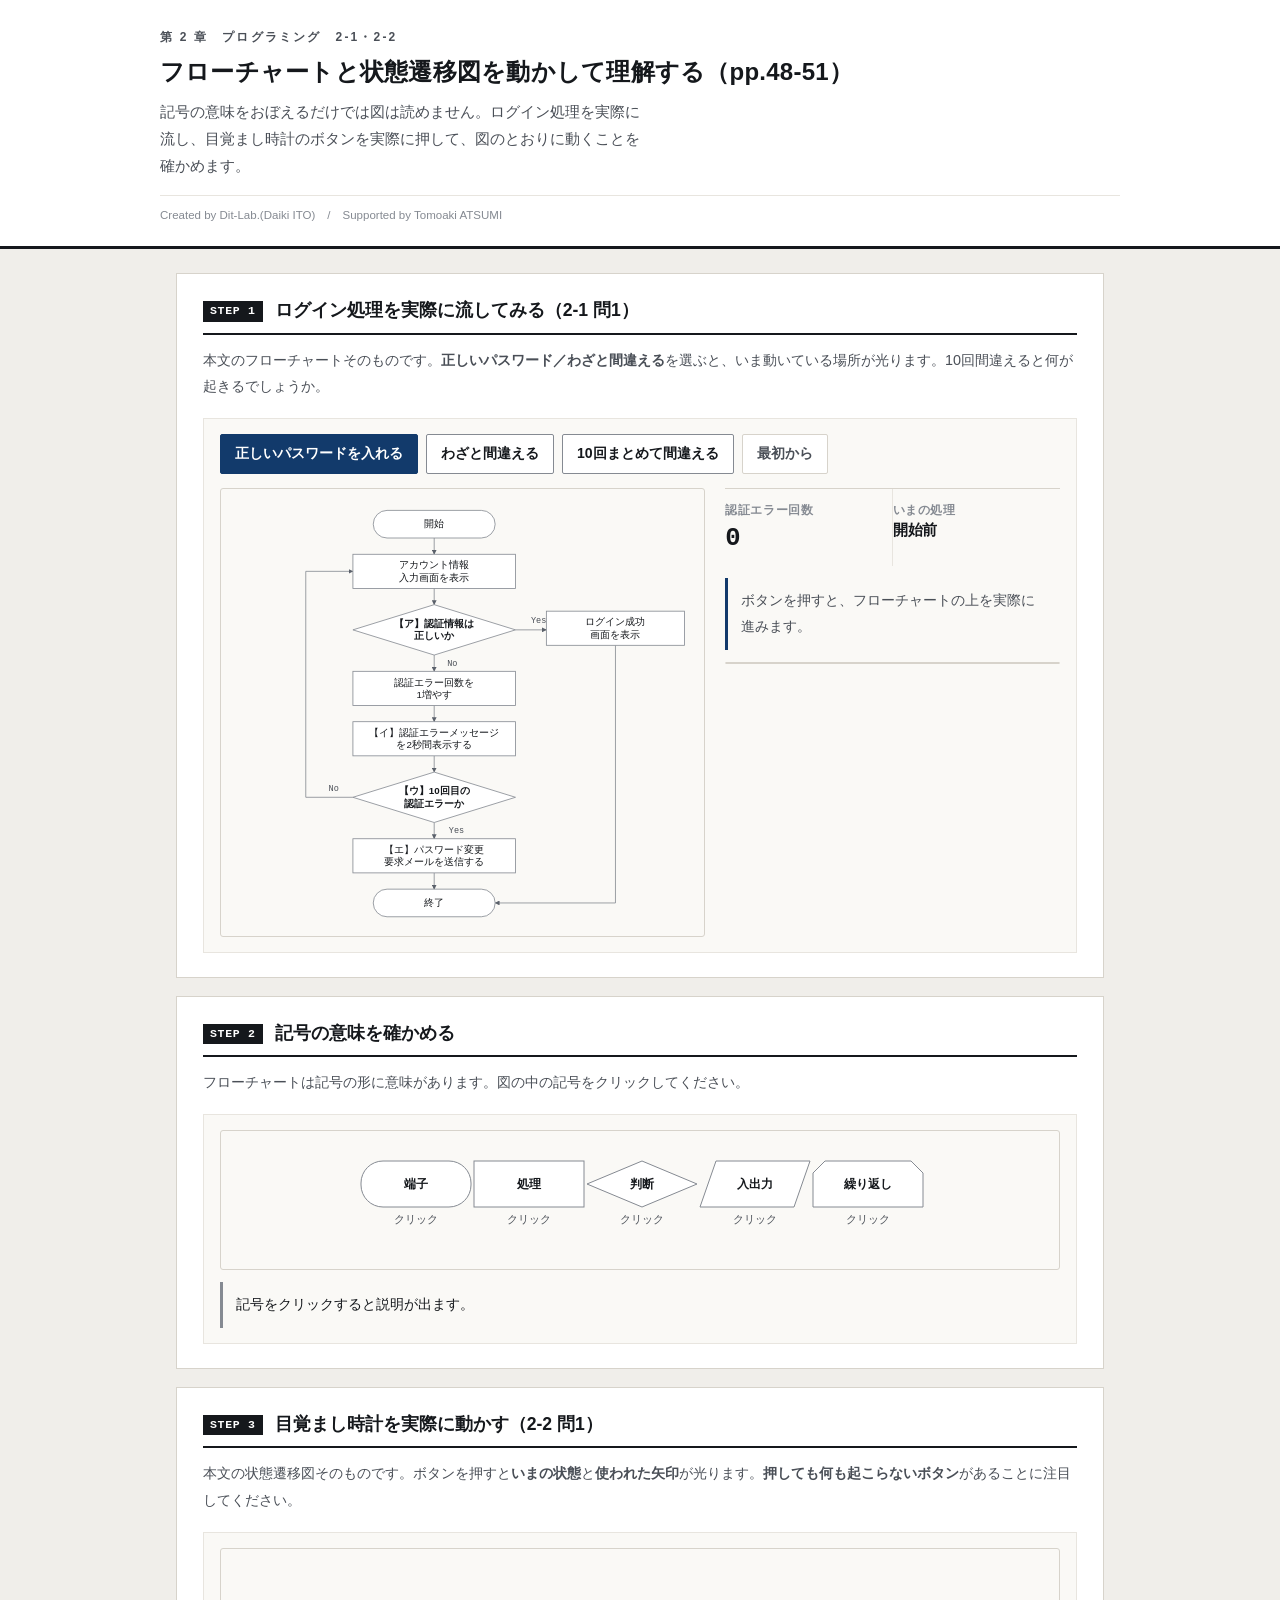
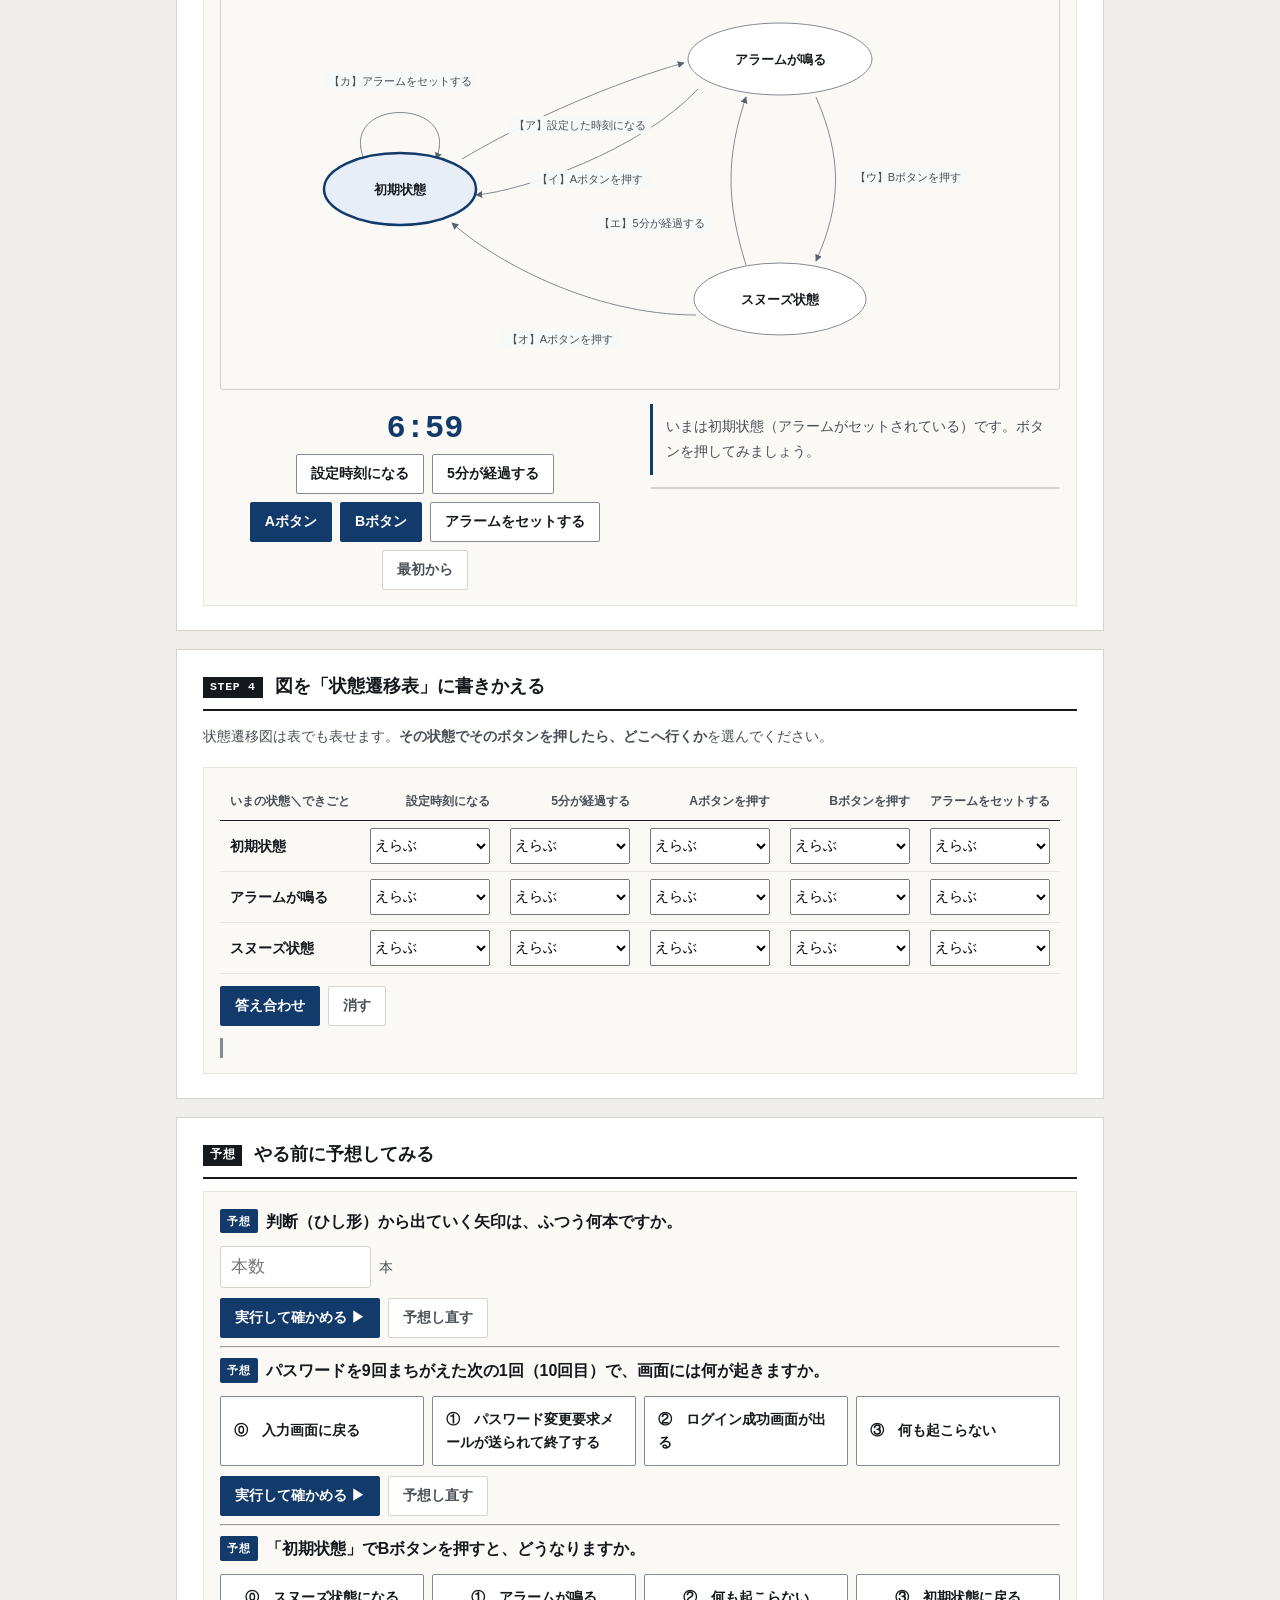
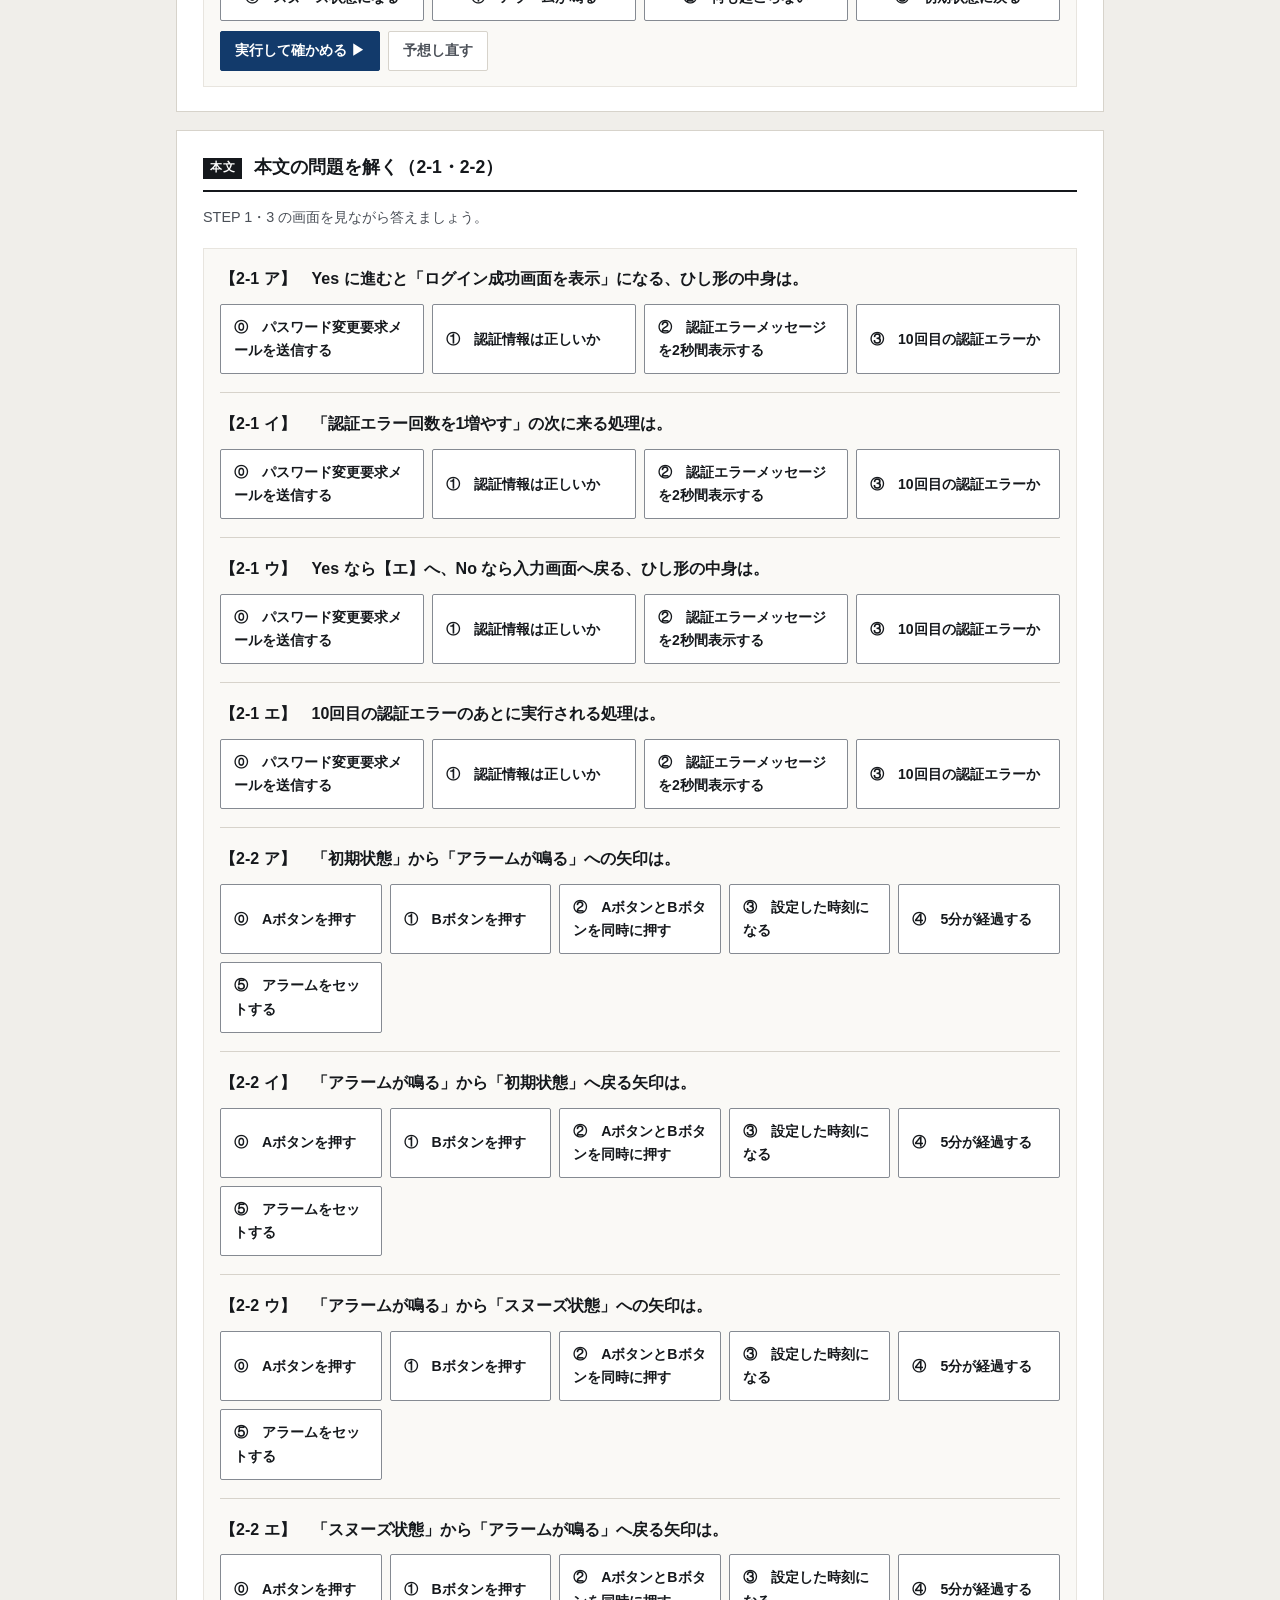
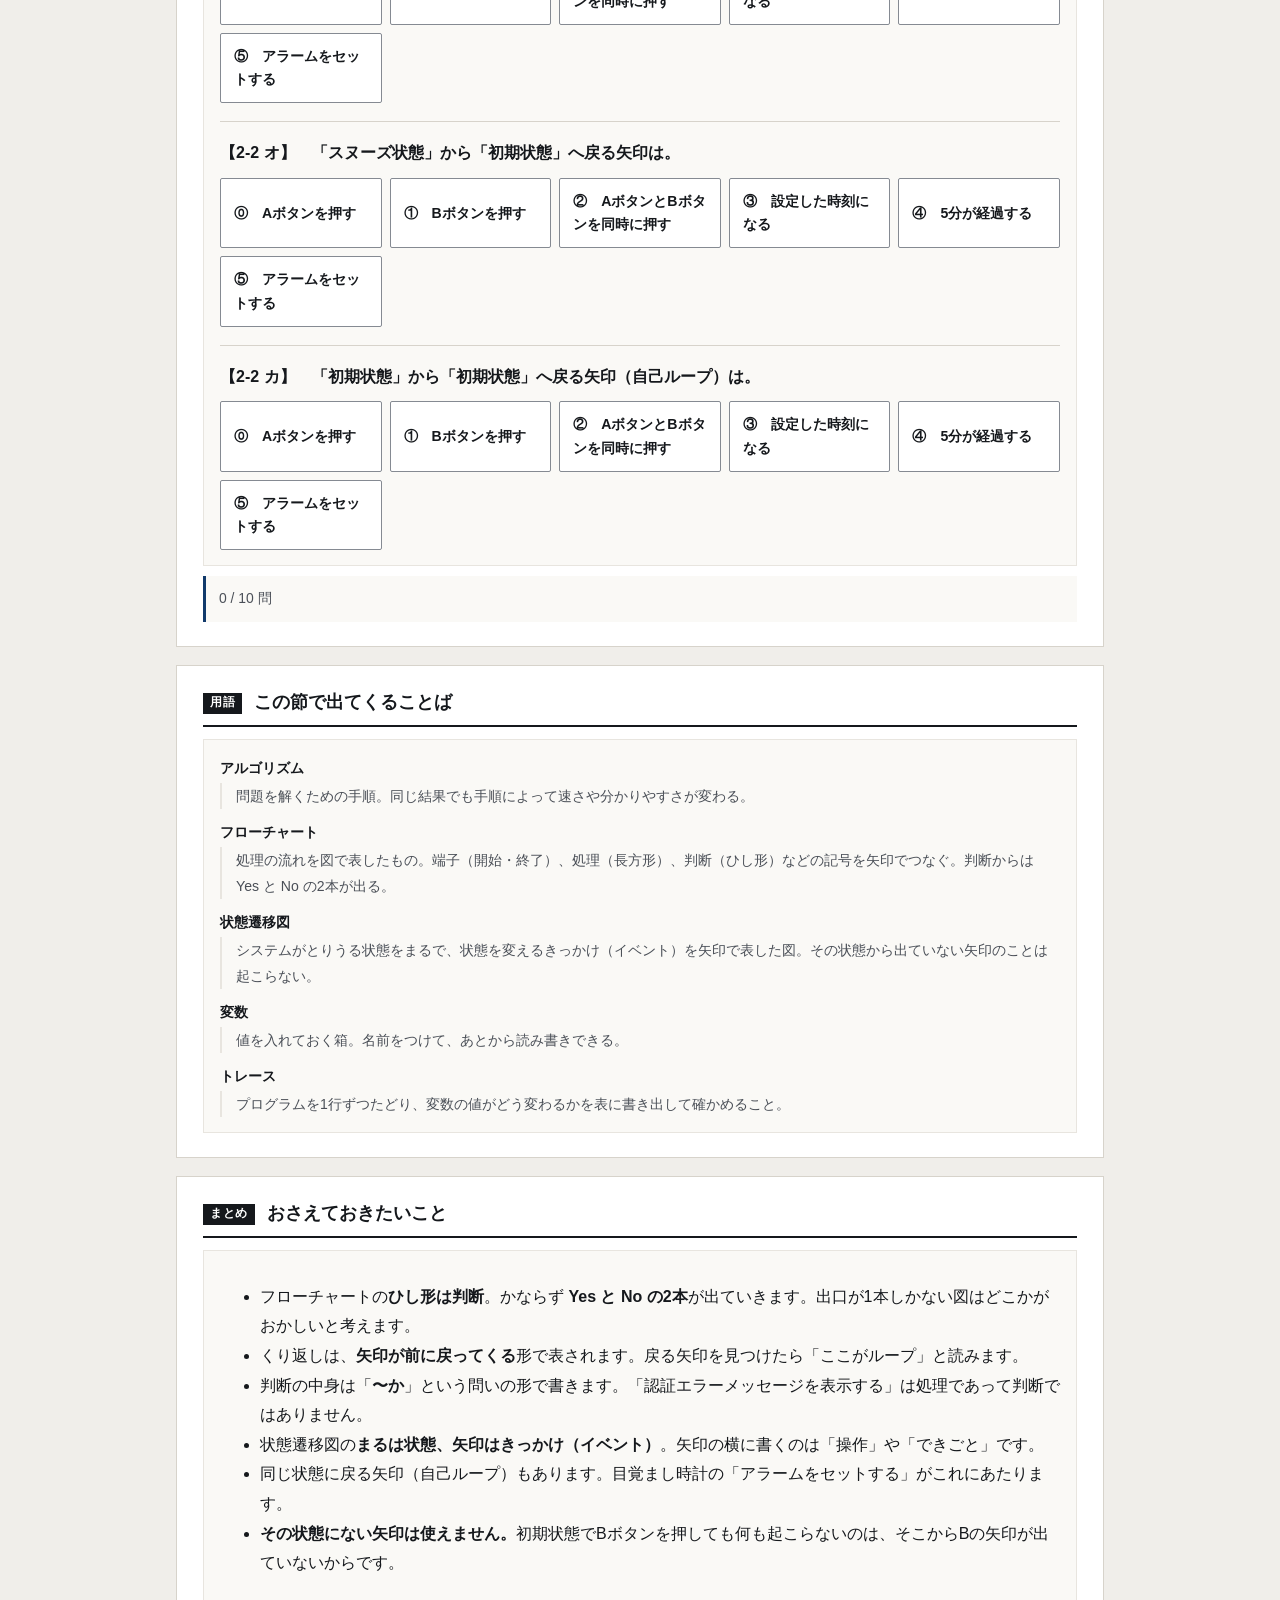
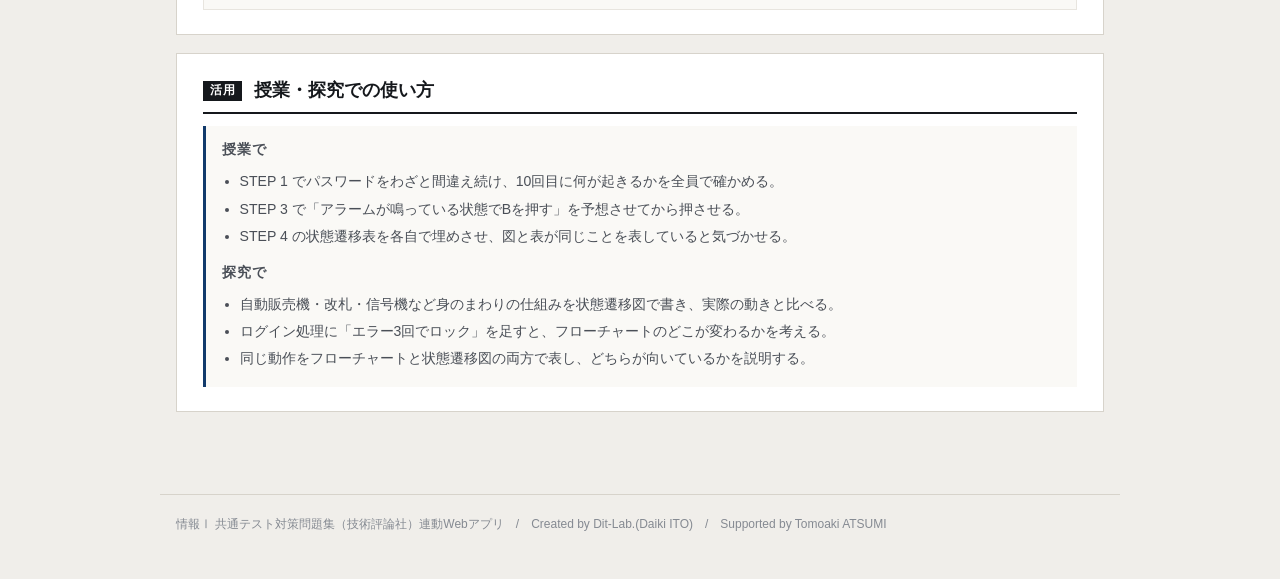
<file: index.html>
<!DOCTYPE html>
<html lang="ja">
<head>
<meta charset="UTF-8">
<meta name="viewport" content="width=device-width, initial-scale=1.0">
<title>フローチャートと状態遷移図を動かして理解する｜情報Ⅰ共通テスト対策問題集</title>
<meta name="description" content="記号の意味をおぼえるだけでは図は読めません。ログイン処理を実際に流し、目覚まし時計のボタンを実際に押して、図のとおりに動くことを確かめます。">
<link rel="icon" href="data:image/svg+xml,%3Csvg xmlns=%22http://www.w3.org/2000/svg%22 viewBox=%220 0 32 32%22%3E%3Crect width=%2232%22 height=%2232%22 fill=%22%2315181c%22/%3E%3Ctext x=%2216%22 y=%2222%22 font-size=%2218%22 font-family=%22monospace%22 fill=%22%23fff%22 text-anchor=%22middle%22%3E01%3C/text%3E%3C/svg%3E">
<link rel="stylesheet" href="css/style.css?v=88681cd4">
<link rel="stylesheet" href="css/app.css?v=269c6e0c">
</head>
<body>

<header class="app-header">
  <div class="inner">
    <span class="eyebrow">第 2 章　プログラミング　2-1・2-2</span>
    <h1>フローチャートと状態遷移図を動かして理解する（pp.48-51）</h1>
    <p class="lead">記号の意味をおぼえるだけでは図は読めません。ログイン処理を実際に流し、目覚まし時計のボタンを実際に押して、図のとおりに動くことを確かめます。</p>
    <p class="credit">Created by Dit-Lab.(Daiki ITO)　/　Supported by Tomoaki ATSUMI</p>
  </div>
</header>

<main class="wrap">
  <section class="step" id="step1">
    <h2><span class="no">STEP 1</span>ログイン処理を実際に流してみる（2-1 問1）</h2>
    <p class="desc">本文のフローチャートそのものです。<strong>正しいパスワード／わざと間違える</strong>を選ぶと、いま動いている場所が光ります。10回間違えると何が起きるでしょうか。</p>
    <div class="panel">
      <div class="btn-row" style="flex-wrap:wrap">
        <button class="btn primary" data-fc="ok">正しいパスワードを入れる</button>
        <button class="btn" data-fc="ng">わざと間違える</button>
        <button class="btn" data-fc="ng10">10回まとめて間違える</button>
        <button class="btn ghost" data-fc="reset">最初から</button>
      </div>
      <div class="grid c21" style="margin-top:14px">
        <div class="svgwrap"><div id="fcSvg"></div></div>
        <div>
          <div class="metrics">
            <div class="metric"><div class="k">認証エラー回数</div><div class="v" id="fcCnt">0</div></div>
            <div class="metric"><div class="k">いまの処理</div><div class="v" id="fcNow" style="font-size:.95rem">開始前</div></div>
          </div>
          <div class="note" id="fcNote" style="margin-top:12px"></div>
          <div class="evlog" id="fcLog" style="margin-top:12px"></div>
        </div>
      </div>
    </div>
  </section>

  <section class="step" id="step2">
    <h2><span class="no">STEP 2</span>記号の意味を確かめる</h2>
    <p class="desc">フローチャートは記号の形に意味があります。図の中の記号をクリックしてください。</p>
    <div class="panel">
      <div class="svgwrap"><div id="symSvg"></div></div>
      <div class="note" id="symNote" style="margin-top:12px">記号をクリックすると説明が出ます。</div>
    </div>
  </section>

  <section class="step" id="step3">
    <h2><span class="no">STEP 3</span>目覚まし時計を実際に動かす（2-2 問1）</h2>
    <p class="desc">本文の状態遷移図そのものです。ボタンを押すと<strong>いまの状態</strong>と<strong>使われた矢印</strong>が光ります。<strong>押しても何も起こらないボタン</strong>があることに注目してください。</p>
    <div class="panel">
      <div class="svgwrap"><div id="stSvg"></div></div>
      <div class="grid c2" style="margin-top:14px">
        <div>
          <div class="clockbox" id="stClock">6:59</div>
          <div class="btn-row" style="flex-wrap:wrap;justify-content:center">
            <button class="btn" data-ev="time">設定時刻になる</button>
            <button class="btn" data-ev="min5">5分が経過する</button>
          </div>
          <div class="btn-row" style="flex-wrap:wrap;justify-content:center;margin-top:8px">
            <button class="btn primary" data-ev="A">Aボタン</button>
            <button class="btn primary" data-ev="B">Bボタン</button>
            <button class="btn" data-ev="set">アラームをセットする</button>
          </div>
          <div class="btn-row" style="justify-content:center;margin-top:8px">
            <button class="btn ghost" data-ev="reset">最初から</button>
          </div>
        </div>
        <div>
          <div class="note" id="stNote"></div>
          <div class="evlog" id="stLog" style="margin-top:12px"></div>
        </div>
      </div>
    </div>
  </section>

  <section class="step" id="step4">
    <h2><span class="no">STEP 4</span>図を「状態遷移表」に書きかえる</h2>
    <p class="desc">状態遷移図は表でも表せます。<strong>その状態でそのボタンを押したら、どこへ行くか</strong>を選んでください。</p>
    <div class="panel">
      <div class="tbl-scroll"><table class="tbl strans" id="trTable"></table></div>
      <div class="btn-row" style="margin-top:12px">
        <button class="btn primary" id="trCheck">答え合わせ</button>
        <button class="btn ghost" id="trClear">消す</button>
      </div>
      <div class="note" id="trNote" style="margin-top:12px"></div>
    </div>
  </section>

  <section class="step" id="stepGuess">
    <h2><span class="no">予想</span>やる前に予想してみる</h2>
    <div class="panel">
      <div id="pd1"></div>
      <hr class="sep">
      <div id="pd2"></div>
      <hr class="sep">
      <div id="pd3"></div>
    </div>
  </section>

  <section class="step" id="stepBook">
    <h2><span class="no">本文</span>本文の問題を解く（2-1・2-2）</h2>
    <p class="desc">STEP 1・3 の画面を見ながら答えましょう。</p>
    <div class="panel" id="bookBox"></div>
    <div class="note" id="bookNote" style="margin-top:10px"></div>
  </section>

  <section class="step" id="glossary">
    <h2><span class="no">用語</span>この節で出てくることば</h2>
    <div class="panel"><div id="glossBox"></div></div>
  </section>

  <section class="step" id="wrap">
    <h2><span class="no">まとめ</span>おさえておきたいこと</h2>
    <div class="panel">
      <ul class="bullets">
        <li>フローチャートの<strong>ひし形は判断</strong>。かならず <strong>Yes と No の2本</strong>が出ていきます。出口が1本しかない図はどこかがおかしいと考えます。</li>
        <li>くり返しは、<strong>矢印が前に戻ってくる</strong>形で表されます。戻る矢印を見つけたら「ここがループ」と読みます。</li>
        <li>判断の中身は「<strong>〜か</strong>」という問いの形で書きます。「認証エラーメッセージを表示する」は処理であって判断ではありません。</li>
        <li>状態遷移図の<strong>まるは状態、矢印はきっかけ（イベント）</strong>。矢印の横に書くのは「操作」や「できごと」です。</li>
        <li>同じ状態に戻る矢印（自己ループ）もあります。目覚まし時計の「アラームをセットする」がこれにあたります。</li>
        <li><strong>その状態にない矢印は使えません。</strong>初期状態でBボタンを押しても何も起こらないのは、そこからBの矢印が出ていないからです。</li>
      </ul>
    </div>
  </section>

  <section class="step">
    <h2><span class="no">活用</span>授業・探究での使い方</h2>
    <div class="use-note">
      <h3>授業で</h3>
      <ul>
        <li>STEP 1 でパスワードをわざと間違え続け、10回目に何が起きるかを全員で確かめる。</li>
        <li>STEP 3 で「アラームが鳴っている状態でBを押す」を予想させてから押させる。</li>
        <li>STEP 4 の状態遷移表を各自で埋めさせ、図と表が同じことを表していると気づかせる。</li>
      </ul>
      <h3 style="margin-top:12px">探究で</h3>
      <ul>
        <li>自動販売機・改札・信号機など身のまわりの仕組みを状態遷移図で書き、実際の動きと比べる。</li>
        <li>ログイン処理に「エラー3回でロック」を足すと、フローチャートのどこが変わるかを考える。</li>
        <li>同じ動作をフローチャートと状態遷移図の両方で表し、どちらが向いているかを説明する。</li>
      </ul>
    </div>
  </section>

</main>

<footer class="app-footer">
  情報Ⅰ 共通テスト対策問題集（技術評論社）連動Webアプリ　/　Created by Dit-Lab.(Daiki ITO)　/　Supported by Tomoaki ATSUMI
</footer>

<script src="js/terms.js?v=8bb83ddb"></script>
<script src="js/quiz.js?v=13402362"></script>
<script src="js/predict.js?v=1b9c8bf0"></script>
<script src="js/app.js?v=bdd1c2e1"></script>
</body>
</html>
</file>
<file: css/style.css>
/* =========================================================
   情報Ⅰ 共通テスト対策問題集 — Web アプリ共通スタイル
   紙面（参考書）に寄せた設計。装飾色は使わず、色は意味を持つときだけ。
   ========================================================= */

:root{
  --paper:#ffffff;
  --paper-2:#faf9f6;      /* うすい紙 */
  --bg:#f0eeea;           /* 台紙 */
  --ink:#15181c;
  --ink-2:#4a4f57;
  --ink-3:#858a92;
  --rule:#d7d3cb;
  /* 旧名のまま書かれているアプリ用の別名（未定義だと枠線や文字色が消えるため） */
  --line: var(--rule);
  --muted: var(--ink-2);
  --sans: var(--font);         /* 罫線 */
  --rule-2:#e8e5df;
  --accent:#123a6b;       /* 濃紺。主要操作と現在地だけに使う */
  --accent-w:#e9eef6;
  --zero:#c0392b;         /* 左＝0 */
  --one:#1d4ed8;          /* 右＝1 */
  --ok:#1f7a3d;   --ok-bg:#eef6f0;
  --ng:#b3261e;   --ng-bg:#fbefee;
  --warn:#8a5a00; --warn-bg:#fbf5e8;
  --font:"Hiragino Kaku Gothic ProN","Hiragino Sans","Yu Gothic Medium","Yu Gothic",
         "Noto Sans JP",Meiryo,-apple-system,BlinkMacSystemFont,sans-serif;
  --mono:"SFMono-Regular",Menlo,Consolas,"Courier New",monospace;
}

*{box-sizing:border-box}
[hidden]{display:none !important}
html{-webkit-text-size-adjust:100%}
body{
  margin:0; background:var(--bg); color:var(--ink);
  font-family:var(--font); font-size:16px; line-height:1.85;
  font-feature-settings:"palt" 1;
}
h1,h2,h3,h4{line-height:1.45; margin:0; font-weight:700}
p{margin:0 0 .75em} p:last-child{margin-bottom:0}
a{color:var(--accent)}

/* ---------- 標題 ---------- */
.app-header{background:var(--paper); border-bottom:3px solid var(--ink); padding:26px 20px 20px}
.app-header .inner{max-width:960px; margin:0 auto}
.app-header .eyebrow{
  font-size:.75rem; font-weight:700; color:var(--ink-2); letter-spacing:.18em;
  display:block; margin-bottom:7px;
}
.app-header h1{font-size:1.5rem; letter-spacing:.01em}
.app-header .lead{font-size:.92rem; color:var(--ink-2); margin-top:9px; max-width:60ch}
.app-header .credit{
  font-size:.72rem; color:var(--ink-3); margin-top:14px;
  padding-top:9px; border-top:1px solid var(--rule-2);
}

/* ---------- 版面 ---------- */
.wrap{max-width:960px; margin:0 auto; padding:24px 16px 64px}
.step{background:var(--paper); border:1px solid var(--rule); padding:24px 26px; margin-bottom:18px}
.step > h2{
  display:flex; align-items:baseline; gap:12px; font-size:1.1rem;
  padding-bottom:9px; border-bottom:2px solid var(--ink); margin-bottom:12px;
}
.step > h2 .no{
  flex:none; font-family:var(--mono); font-size:.72rem; font-weight:700;
  background:var(--ink); color:var(--paper); padding:2px 7px; letter-spacing:.06em;
  position:relative; top:-2px;
}
.step > .desc{color:var(--ink-2); font-size:.9rem; margin-bottom:18px}
.step[hidden]{display:none}

.grid{display:grid; gap:20px}
.grid > *{min-width:0}          /* 子の中身で列が広がるのを防ぐ */
@media(min-width:800px){ .grid.c2{grid-template-columns:1fr 1fr} }
@media(min-width:800px){ .grid.c21{grid-template-columns:1.45fr 1fr} }

.panel{border:1px solid var(--rule-2); background:var(--paper-2); padding:15px 16px; min-width:0}
.panel > h3{
  font-size:.8rem; font-weight:700; color:var(--ink-2); letter-spacing:.08em;
  margin-bottom:12px; padding-bottom:6px; border-bottom:1px solid var(--rule);
}

/* ---------- 部品 ---------- */
.btn{
  appearance:none; border:1px solid var(--ink-3); background:var(--paper); color:var(--ink);
  font-family:inherit; font-size:.88rem; font-weight:700; padding:8px 14px;
  border-radius:2px; cursor:pointer; min-height:40px; line-height:1.4;
  transition:background .12s, border-color .12s, color .12s;
}
.btn:hover:not(:disabled){background:var(--accent-w); border-color:var(--accent); color:var(--accent)}
.btn:disabled{opacity:.35; cursor:not-allowed}
.btn.primary{background:var(--accent); color:var(--paper); border-color:var(--accent)}
.btn.primary:hover:not(:disabled){background:#0d2c53; color:var(--paper)}
.btn.ghost{border-color:var(--rule); color:var(--ink-2)}
.btn.sm{font-size:.8rem; padding:5px 10px; min-height:34px}
.btn-row{display:flex; flex-wrap:wrap; gap:8px; align-items:center}

/* タブ（見出し下線式） */
.seg{display:flex; gap:0; border-bottom:1px solid var(--rule)}
.seg button{
  appearance:none; border:0; background:transparent; font-family:inherit; font-size:.88rem;
  font-weight:700; color:var(--ink-3); padding:9px 4px; margin-right:26px; cursor:pointer;
  border-bottom:3px solid transparent; margin-bottom:-1px; min-height:40px;
}
.seg button:hover{color:var(--ink-2)}
.seg button[aria-pressed="true"]{color:var(--ink); border-bottom-color:var(--accent)}

label.fld{display:block; font-size:.78rem; font-weight:700; color:var(--ink-2); margin-bottom:5px; letter-spacing:.04em}
input[type=text], textarea, input[type=number]{
  width:100%; font-family:inherit; font-size:1rem; color:var(--ink);
  border:1px solid var(--ink-3); border-radius:2px; padding:9px 11px;
  background:var(--paper); min-height:42px;
}
input:focus, textarea:focus{outline:2px solid var(--accent); outline-offset:-1px; border-color:var(--accent)}
.btn:focus-visible, .seg button:focus-visible, .node-card:focus-visible{outline:2px solid var(--accent); outline-offset:2px}
textarea{resize:vertical; line-height:1.7}
.mono{font-family:var(--mono)}

table.tbl{width:100%; border-collapse:collapse; font-size:.89rem}
table.tbl th, table.tbl td{border-bottom:1px solid var(--rule-2); padding:7px 10px; text-align:right}
table.tbl th:first-child, table.tbl td:first-child{text-align:left}
table.tbl thead th{border-bottom:1.5px solid var(--ink); font-size:.76rem; color:var(--ink-2); font-weight:700; white-space:nowrap}
.tbl-scroll{overflow-x:auto; -webkit-overflow-scrolling:touch; max-width:100%}

.note{padding:10px 13px; font-size:.87rem; border-left:3px solid var(--ink-3); background:var(--paper-2); overflow-wrap:break-word; word-break:break-word}
.note.ok{background:var(--ok-bg); border-left-color:var(--ok); color:#123f22}
.note.ng{background:var(--ng-bg); border-left-color:var(--ng); color:#6d1a15}
.note.info{background:var(--paper-2); border-left-color:var(--accent); color:var(--ink-2)}
.note.warn{background:var(--warn-bg); border-left-color:var(--warn); color:#5c3d00}
.note[hidden]{display:none}

.badge{
  display:inline-block; font-size:.72rem; font-weight:700; padding:1px 7px;
  border:1px solid var(--rule); color:var(--ink-2); background:var(--paper); letter-spacing:.04em;
}

/* 数値は罫線で仕切るだけ。カードにしない */
.metrics{display:flex; flex-wrap:wrap; gap:0; border-top:1px solid var(--rule)}
.metric{flex:1 1 130px; padding:11px 14px 11px 0; border-right:1px solid var(--rule-2)}
.metric:last-child{border-right:0}
.metric .k{font-size:.74rem; color:var(--ink-3); font-weight:700; letter-spacing:.05em}
.metric .v{font-size:1.6rem; font-weight:700; line-height:1.3; font-family:var(--mono); letter-spacing:-.01em}
.metric .s{font-size:.76rem; color:var(--ink-2)}

.bit0{color:var(--zero); font-weight:700}
.bit1{color:var(--one); font-weight:700}

.app-footer{
  max-width:960px; margin:0 auto; padding:18px 16px 44px; color:var(--ink-3);
  font-size:.75rem; border-top:1px solid var(--rule);
}
.sr-only{position:absolute;width:1px;height:1px;overflow:hidden;clip:rect(0 0 0 0);white-space:nowrap}

@media(max-width:640px){
  body{font-size:15px}
  .app-header{padding:20px 16px 16px}
  .app-header h1{font-size:1.16rem}
  .wrap{padding:16px 12px 52px}
  .step{padding:18px 15px}
  .seg button{margin-right:18px; font-size:.84rem}
  .metric{flex-basis:50%; border-right:0}
}
@media (prefers-reduced-motion:reduce){ *{animation:none!important; transition:none!important} }

/* ---------- 自分のデータ・共有・印刷 ---------- */
.toolbar{display:flex; flex-wrap:wrap; gap:8px; align-items:center; margin-top:12px;
  padding-top:12px; border-top:1px solid var(--rule-2)}
.toolbar .hint{font-size:.78rem; color:var(--ink-3)}
.paste-area{width:100%; min-height:110px; font-family:var(--mono); font-size:.86rem}
.use-note{background:var(--paper-2); border-left:3px solid var(--accent); padding:14px 16px; font-size:.88rem}
.use-note h3{font-size:.86rem; letter-spacing:.06em; margin-bottom:8px; color:var(--ink-2)}
.use-note ol, .use-note ul{margin:0; padding-left:1.25em; line-height:1.95; color:var(--ink-2)}

@media print{
  body{background:#fff}
  .app-header{border-bottom:2px solid #000}
  .step{border:1px solid #bbb; break-inside:avoid; page-break-inside:avoid; margin-bottom:12px}
  .btn, .seg, .toolbar, input[type=range]{display:none !important}
  .note{border-left-width:2px}
  a[href]:after{content:""}
}

/* ---------- 入力グリッド ---------- */
.dg-scroll{overflow:auto; -webkit-overflow-scrolling:touch; border:1px solid var(--rule); background:var(--paper); max-height:420px}
table.dg{border-collapse:collapse; font-family:var(--mono); font-size:.9rem; min-width:100%}
table.dg th, table.dg td{border:1px solid var(--rule-2); padding:0}
table.dg thead th{background:var(--paper-2); position:sticky; top:0; z-index:2}
table.dg .dg-n{background:var(--paper-2); color:var(--ink-3); font-size:.76rem; font-weight:400;
  text-align:center; min-width:34px; padding:0 4px; position:sticky; left:0; z-index:1}
table.dg .dg-corner{background:var(--paper-2); min-width:34px; position:sticky; left:0; z-index:3}
table.dg .dg-act{background:var(--paper-2); width:34px}
.dg-h, .dg-c{width:100%; min-width:96px; border:0; background:transparent; font-family:inherit;
  font-size:.9rem; padding:8px 9px; color:var(--ink); min-height:38px}
.dg-h{font-weight:700; font-family:var(--font); font-size:.82rem; color:var(--ink-2)}
.dg-c.num{text-align:right}
.dg-c:focus, .dg-h:focus{outline:2px solid var(--accent); outline-offset:-2px; background:var(--accent-w)}
.dg-del{border:0; background:transparent; color:var(--ink-3); cursor:pointer; width:32px; height:34px; font-size:1rem}
.dg-del:hover{color:var(--ng)}
.dg-tools{display:flex; flex-wrap:wrap; gap:8px; align-items:center; margin-top:10px}
.dg-hint{font-size:.76rem; color:var(--ink-3)}

/* ---------- ファイル読み込み ---------- */
.filebox{display:flex; flex-wrap:wrap; gap:10px; align-items:center; padding:12px;
  border:1px dashed var(--rule); background:var(--paper-2)}
.filebox input[type=file]{font-size:.85rem; font-family:inherit; max-width:100%}
.filebox .sel{max-width:220px}
.filelabel{display:inline-flex; align-items:center; gap:6px; font-size:.85rem; font-weight:700;
  border:1px solid var(--ink-3); background:var(--paper); padding:8px 14px; border-radius:2px; cursor:pointer; min-height:40px}
.filelabel:hover{border-color:var(--accent); color:var(--accent); background:var(--accent-w)}
.filelabel input{display:none}

/* ---------- 用語解説 ---------- */
.term{position:relative; border-bottom:1.5px dotted var(--accent); cursor:help; color:var(--accent); font-weight:700}
.term .term-pop{display:none; position:absolute; left:0; top:1.7em; z-index:50; width:min(300px,78vw);
  background:var(--paper); border:1px solid var(--ink-3); box-shadow:0 6px 20px rgba(0,0,0,.14);
  padding:10px 12px; font-size:.82rem; font-weight:400; color:var(--ink-2); line-height:1.75;
  border-left:3px solid var(--accent); cursor:auto; text-align:left}
.term .term-pop b{display:block; color:var(--ink); font-size:.86rem; margin-bottom:3px}
.term.open .term-pop{display:block}
dl.gloss{margin:0; font-size:.88rem}
dl.gloss dt{font-weight:700; color:var(--ink); margin-top:10px}
dl.gloss dt:first-child{margin-top:0}
dl.gloss dd{margin:2px 0 0; color:var(--ink-2); line-height:1.85; padding-left:1em; border-left:2px solid var(--rule-2)}
@media print{ .term{border-bottom:0; color:inherit} .term .term-pop{display:none !important} }

/* ---------- スマホ・タブレット ---------- */
@media (max-width:1024px){
  /* iOS で入力時に画面が勝手に拡大するのを防ぐ（16px 未満だとズームする） */
  input[type=text], input[type=number], textarea, select, .dg-c, .dg-h{ font-size:16px }
  .dg-c, .dg-h{ min-width:110px }
}
@media (max-width:820px){
  .grid.c2,.grid.c21{grid-template-columns:1fr}
  .dg-scroll{max-height:340px}
  .filebox{flex-direction:column; align-items:stretch}
  .filebox .sel{max-width:100%}
  .term .term-pop{left:auto; right:0; width:min(280px,86vw)}
}
@media (max-width:480px){
  .step > h2{font-size:1rem; flex-wrap:wrap}
  .metrics{gap:0}
  .metric{flex-basis:50%; padding-right:10px}
  .metric .v{font-size:1.3rem}
  .btn{padding:8px 12px}
  .dg-tools{gap:6px}
  .dg-hint{width:100%}
}
/* タッチ操作でのスクロールを滑らかに */
.tbl-scroll, .dg-scroll, .tree-box{ -webkit-overflow-scrolling:touch; overscroll-behavior-x:contain }

/* 幅指定つきの入力欄がスマートフォンではみ出さないようにする */
input[type=text], input[type=number], input[type=search], textarea, select{ max-width:100% }
.btn-row > label{ min-width:0; max-width:100% }
.btn-row > label input, .btn-row > label select{ max-width:100% }

/* 共通：○×判定・並べかえ（quiz.js 用） */
.abcde{border:1px solid var(--rule); border-radius:3px; overflow:hidden}
.abcde > div{border-top:1px solid var(--rule); padding:10px 12px}
.abcde > div:first-child{border-top:0}
.abcde .st{display:flex; gap:10px; align-items:flex-start; flex-wrap:wrap}
.abcde .st .k{font-weight:700; font-family:var(--mono); min-width:1.4em}
.abcde .st .t{flex:1; min-width:12em}
.abcde .jb{display:flex; gap:6px}
.abcde .jb .btn{min-width:3.4em; padding:6px 10px; text-align:center}
.prep{display:grid; grid-template-columns:repeat(auto-fit,minmax(150px,1fr)); gap:10px; margin-top:10px}
.prep .slot{border:1px dashed var(--ink-3); border-radius:3px; padding:10px; min-height:92px; background:var(--paper)}
.prep .slot.filled{border-style:solid}
.prep .slot .tag{font:700 .74rem/1.4 var(--mono); color:var(--accent); display:block; margin-bottom:6px}
.prep .slot .txt{font-size:.86rem; line-height:1.7}
.cards{display:flex; flex-wrap:wrap; gap:8px; margin-top:10px}
.cards .c{border:1px solid var(--ink-3); border-radius:3px; padding:9px 12px; background:var(--paper);
  cursor:pointer; font-size:.88rem; max-width:100%; text-align:left; font-family:inherit; color:var(--ink)}
.cards .c:hover{background:var(--warn-bg)}
.cards .c.used{opacity:.35; pointer-events:none}

/* --- 予想してから実行 --- */
.pmark{display:inline-block; background:var(--accent); color:#fff; font-size:.7rem; font-weight:700;
  letter-spacing:.08em; padding:2px 7px; border-radius:2px; margin-right:8px; vertical-align:2px}
input.pin{font-size:1.05rem; padding:7px 10px; border:1px solid var(--rule); border-radius:3px;
  width:9em; max-width:100%; background:#fff}
.btn-row .unit{color:var(--muted); font-size:.9rem}
.choice4 .btn.on{border-color:var(--accent); box-shadow:inset 0 0 0 1px var(--accent); font-weight:700}
/* 設問文の見出し（flex ではなく通常の段落。.qhead は左右振り分け用なので用途が別） */
.pq{margin:0 0 10px; font-weight:700; line-height:1.85}

/* --- 自分のテーマでやってみる（ワークシート） --- */
.wsheet{display:grid; gap:14px}
@media(min-width:760px){ .wsheet{grid-template-columns:1fr 1fr} }
.wsf{display:block}
.wsf .wsl{display:block; font-weight:700; font-size:.9rem; margin-bottom:3px}
.wsf .wsh{display:block; font-size:.78rem; color:var(--muted); margin-bottom:5px; line-height:1.6}
.wsf textarea{width:100%; max-width:100%; font:inherit; font-size:.92rem; line-height:1.75;
  padding:8px 10px; border:1px solid var(--rule); border-radius:3px; background:#fff; resize:vertical}
.wsf textarea:focus{outline:2px solid var(--accent); outline-offset:-2px}
.wsout{margin-top:14px; border:1px solid var(--ink-3); border-radius:3px; background:#fff; padding:16px 18px}
.wsout h4{margin:0 0 10px; font-size:1rem}
.wsout dl{margin:0}
.wsout dt{font-weight:700; font-size:.84rem; color:var(--accent); margin-top:10px}
.wsout dd{margin:2px 0 0; font-size:.92rem; line-height:1.85; white-space:pre-wrap}
.wsout .wsmsg{margin:10px 0 0; font-size:.86rem; color:var(--muted)}
@media print{
  .app-header, .btn-row, .step:not(.wsprint){ display:none !important }
  .wsout{border:none; padding:0}
}
</file>
<file: css/app.css>
.qhead{display:flex; justify-content:space-between; align-items:center; margin-bottom:12px}
.choice4{display:grid; gap:8px; grid-template-columns:repeat(auto-fit,minmax(160px,1fr))}
.choice4 .btn{text-align:left; line-height:1.65; padding:11px 13px}
.choice4 .btn.correct{background:var(--ok-bg); border-color:var(--ok); color:var(--ok)}
.choice4 .btn.wrong{background:var(--ng-bg); border-color:var(--ng); color:var(--ng)}
.choice4.locked{pointer-events:none}
input[type=range]{width:100%; accent-color:var(--accent); height:34px}

/* --- フローチャート --- */
svg .fc-box{fill:#fff;stroke:var(--ink-3);stroke-width:1}
svg .fc-box.on{fill:#fff3c4;stroke:#8a5a00;stroke-width:2}
svg .fc-box.past{fill:#f2f4f7}
svg .fc-t{font:400 12px/1.4 var(--sans);fill:var(--ink)}
svg .fc-t.b{font-weight:700}
svg .fc-lab{font:400 10.5px var(--mono);fill:var(--muted)}
svg .fc-line{fill:none;stroke:var(--ink-3);stroke-width:1}
svg .fc-line.on{stroke:#8a5a00;stroke-width:2}
.svgwrap{overflow-x:auto;border:1px solid var(--rule);border-radius:3px;background:var(--paper-2);padding:10px}
.svgwrap svg{display:block;margin:0 auto}

/* --- 状態遷移図 --- */
svg .st-c{fill:#fff;stroke:var(--ink-3);stroke-width:1}
svg .st-c.now{fill:#e8eef7;stroke:var(--accent);stroke-width:2.5}
svg .st-t{font:700 12.5px var(--sans);fill:var(--ink);text-anchor:middle}
svg .st-e{fill:none;stroke:var(--ink-3);stroke-width:1;marker-end:url(#ar)}
svg .st-e.fire{stroke:var(--accent);stroke-width:2.5}
svg .st-el{font:400 11px var(--sans);fill:var(--muted);text-anchor:middle}
svg .st-el.fire{fill:var(--accent);font-weight:700}
.clockbox{font:700 2rem/1.2 var(--mono);color:var(--accent);text-align:center;padding:6px 0}
.evlog{max-height:190px;overflow:auto;border:1px solid var(--rule);border-radius:3px;background:#fff}
.evlog div{padding:5px 10px;border-bottom:1px solid var(--line);font:.84rem/1.5 var(--mono)}
.evlog div:last-child{border-bottom:0}
table.strans td.pick{background:#e8eef7}
table.strans .sel{width:100%;min-height:36px;font-size:.85rem}
</file>
